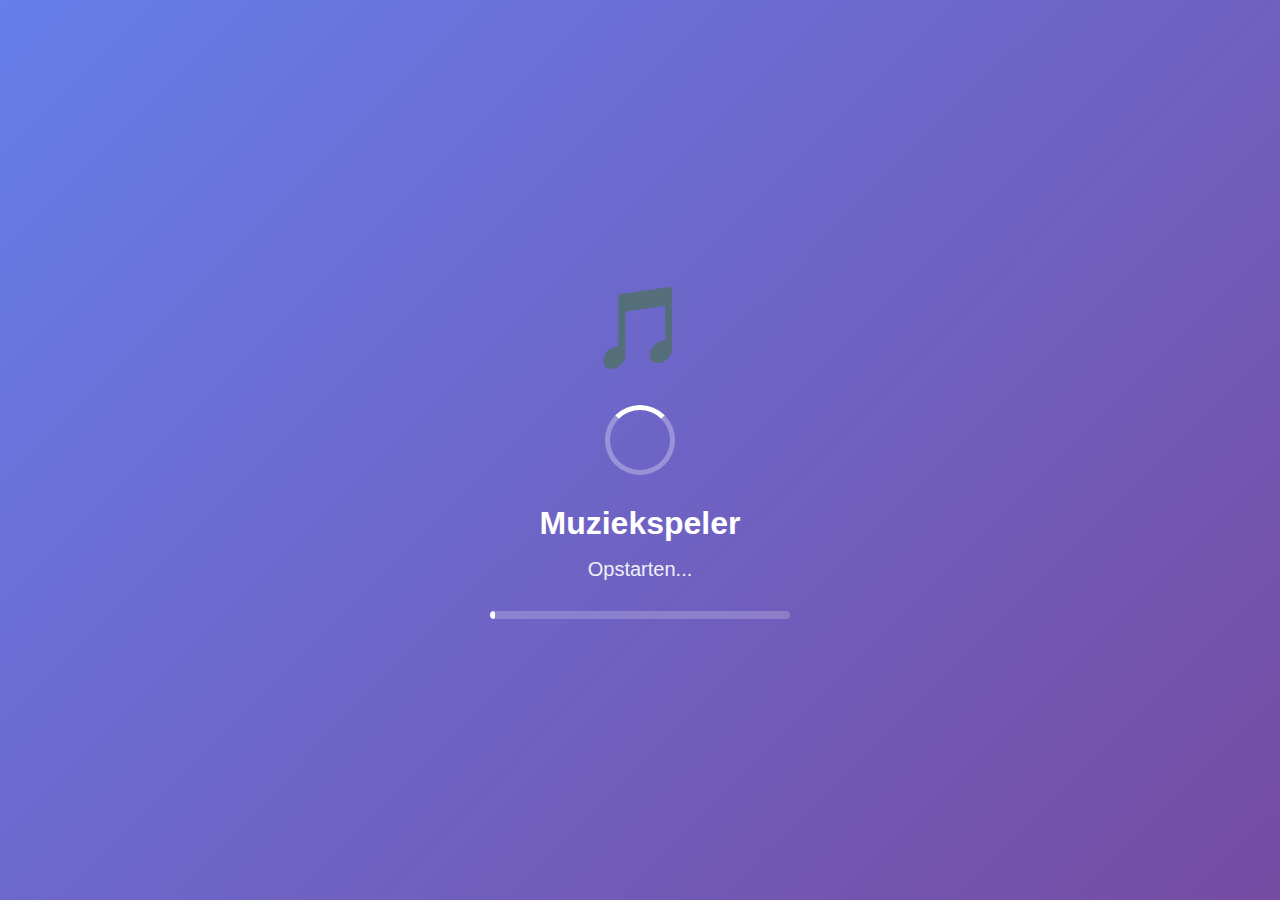
<file: static/loader.html>
<!DOCTYPE html>
<html lang="nl">
<head>
    <meta charset="UTF-8">
    <meta name="viewport" content="width=device-width, initial-scale=1.0">
    <title>Laden...</title>
    <style>
        * {
            margin: 0;
            padding: 0;
            box-sizing: border-box;
        }

        body {
            font-family: 'Segoe UI', Tahoma, Geneva, Verdana, sans-serif;
            background: linear-gradient(135deg, #667eea 0%, #764ba2 100%);
            min-height: 100vh;
            display: flex;
            flex-direction: column;
            align-items: center;
            justify-content: center;
            color: white;
        }

        .container {
            text-align: center;
            padding: 40px;
        }

        .logo {
            font-size: 80px;
            margin-bottom: 30px;
        }

        .spinner {
            width: 70px;
            height: 70px;
            border: 5px solid rgba(255, 255, 255, 0.3);
            border-top-color: white;
            border-radius: 50%;
            animation: spin 1s linear infinite;
            margin: 0 auto 30px;
        }

        @keyframes spin {
            to { transform: rotate(360deg); }
        }

        .title {
            font-size: 32px;
            font-weight: 600;
            margin-bottom: 16px;
        }

        .status {
            font-size: 20px;
            opacity: 0.9;
            margin-bottom: 30px;
        }

        .progress-container {
            width: 300px;
            height: 8px;
            background: rgba(255, 255, 255, 0.2);
            border-radius: 4px;
            overflow: hidden;
            margin: 0 auto;
        }

        .progress-bar {
            height: 100%;
            background: white;
            width: 0%;
            transition: width 0.3s ease;
            border-radius: 4px;
        }

        /* Error state */
        .error-state {
            display: none;
        }

        .error-icon {
            font-size: 72px;
            margin-bottom: 20px;
        }

        .error-message {
            font-size: 18px;
            margin-bottom: 30px;
            line-height: 1.6;
            max-width: 400px;
        }

        .retry-btn {
            background: white;
            color: #667eea;
            border: none;
            padding: 18px 50px;
            font-size: 20px;
            font-weight: 600;
            border-radius: 50px;
            cursor: pointer;
            transition: transform 0.2s, box-shadow 0.2s;
            box-shadow: 0 4px 15px rgba(0, 0, 0, 0.2);
        }

        .retry-btn:hover {
            transform: scale(1.05);
            box-shadow: 0 6px 20px rgba(0, 0, 0, 0.3);
        }

        .retry-btn:active {
            transform: scale(0.98);
        }
    </style>
</head>
<body>
    <!-- Loading State -->
    <div class="container" id="loading-state">
        <div class="logo">🎵</div>
        <div class="spinner"></div>
        <h1 class="title">Muziekspeler</h1>
        <p class="status" id="status-text">Opstarten...</p>
        <div class="progress-container">
            <div class="progress-bar" id="progress-bar"></div>
        </div>
    </div>

    <!-- Error State -->
    <div class="container error-state" id="error-state">
        <div class="error-icon">😢</div>
        <h1 class="title">Oeps!</h1>
        <p class="error-message">
            De muziekspeler kon niet worden gestart.<br>
            Probeer het opnieuw of herstart het apparaat.
        </p>
        <button class="retry-btn" onclick="startHealthCheck()">Opnieuw proberen</button>
    </div>

    <script>
        const CONFIG = {
            HEALTH_URL: 'http://127.0.0.1:5000/api/health',
            APP_URL: 'http://127.0.0.1:5000/',
            POLL_INTERVAL: 500,
            MAX_ATTEMPTS: 120  // 60 seconds (120 * 500ms)
        };

        let attempts = 0;
        let pollTimer = null;

        const statusText = document.getElementById('status-text');
        const progressBar = document.getElementById('progress-bar');
        const loadingState = document.getElementById('loading-state');
        const errorState = document.getElementById('error-state');

        function updateStatus(message) {
            statusText.textContent = message;
        }

        function updateProgress(percent) {
            progressBar.style.width = Math.min(percent, 100) + '%';
        }

        function showError() {
            if (pollTimer) {
                clearTimeout(pollTimer);
                pollTimer = null;
            }
            loadingState.style.display = 'none';
            errorState.style.display = 'block';
        }

        function showLoading() {
            loadingState.style.display = 'block';
            errorState.style.display = 'none';
        }

        async function checkHealth() {
            attempts++;
            const progress = (attempts / CONFIG.MAX_ATTEMPTS) * 100;
            updateProgress(progress);

            // Update status based on progress
            if (attempts < 10) {
                updateStatus('Opstarten...');
            } else if (attempts < 40) {
                updateStatus('Services laden...');
            } else if (attempts < 80) {
                updateStatus('Bijna klaar...');
            } else {
                updateStatus('Even geduld...');
            }

            try {
                const controller = new AbortController();
                const timeoutId = setTimeout(() => controller.abort(), 2000);

                const response = await fetch(CONFIG.HEALTH_URL, {
                    method: 'GET',
                    signal: controller.signal,
                    cache: 'no-store'
                });

                clearTimeout(timeoutId);

                if (response.ok) {
                    const data = await response.json();
                    if (data.status === 'ok') {
                        updateStatus('Gereed!');
                        updateProgress(100);
                        // Short delay for visual feedback
                        setTimeout(() => {
                            window.location.href = CONFIG.APP_URL;
                        }, 300);
                        return;
                    }
                }
            } catch (error) {
                // Network error or timeout - keep trying
                console.log(`Health check ${attempts}/${CONFIG.MAX_ATTEMPTS} failed`);
            }

            // Check max attempts
            if (attempts >= CONFIG.MAX_ATTEMPTS) {
                showError();
                return;
            }

            // Schedule next poll
            pollTimer = setTimeout(checkHealth, CONFIG.POLL_INTERVAL);
        }

        function startHealthCheck() {
            attempts = 0;
            showLoading();
            updateProgress(0);
            checkHealth();
        }

        // Start when page loads
        document.addEventListener('DOMContentLoaded', startHealthCheck);
    </script>
</body>
</html>
</file>
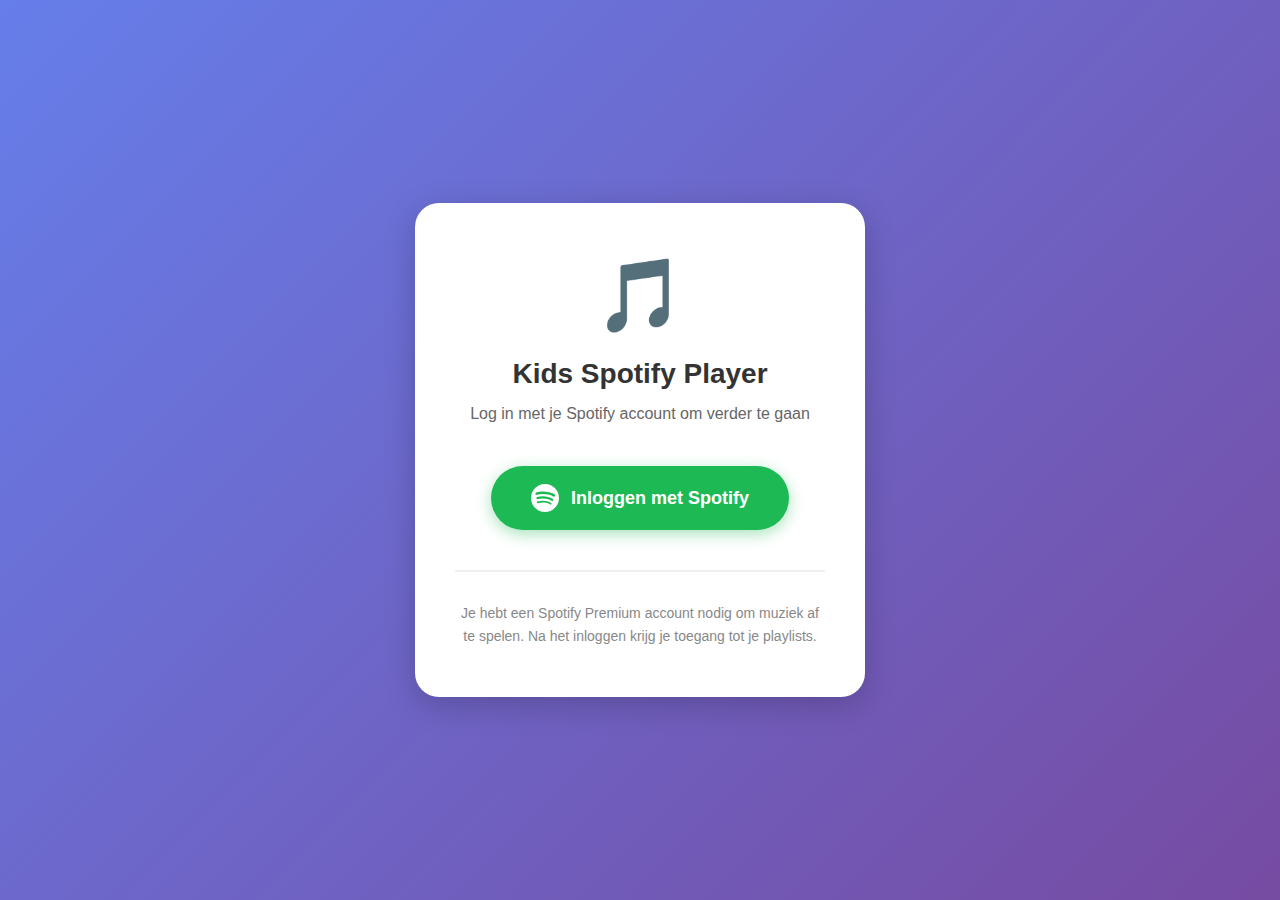
<file: templates/login_required.html>
<!DOCTYPE html>
<html lang="nl">
<head>
    <meta charset="UTF-8">
    <meta name="viewport" content="width=device-width, initial-scale=1.0">
    <title>Login - Kids Spotify Player</title>
    <style>
        * {
            margin: 0;
            padding: 0;
            box-sizing: border-box;
        }

        body {
            font-family: 'Segoe UI', Tahoma, Geneva, Verdana, sans-serif;
            background: linear-gradient(135deg, #667eea 0%, #764ba2 100%);
            min-height: 100vh;
            display: flex;
            align-items: center;
            justify-content: center;
            padding: 20px;
        }

        .login-container {
            background: white;
            border-radius: 24px;
            padding: 50px 40px;
            max-width: 450px;
            width: 100%;
            box-shadow: 0 8px 32px rgba(0, 0, 0, 0.2);
            text-align: center;
        }

        .logo {
            font-size: 72px;
            margin-bottom: 20px;
        }

        h1 {
            color: #333;
            margin-bottom: 12px;
            font-size: 28px;
        }

        .subtitle {
            color: #666;
            margin-bottom: 40px;
            font-size: 16px;
            line-height: 1.5;
        }

        .login-btn {
            background: #1DB954;
            color: white;
            border: none;
            padding: 18px 40px;
            border-radius: 50px;
            font-size: 18px;
            font-weight: bold;
            cursor: pointer;
            text-decoration: none;
            display: inline-flex;
            align-items: center;
            gap: 12px;
            transition: transform 0.2s, box-shadow 0.2s;
            box-shadow: 0 4px 15px rgba(29, 185, 84, 0.4);
        }

        .login-btn:hover {
            transform: translateY(-2px);
            box-shadow: 0 6px 20px rgba(29, 185, 84, 0.5);
        }

        .login-btn:active {
            transform: translateY(0);
        }

        .spotify-icon {
            width: 28px;
            height: 28px;
        }

        .info {
            margin-top: 40px;
            padding-top: 30px;
            border-top: 2px solid #f0f0f0;
            color: #888;
            font-size: 14px;
            line-height: 1.6;
        }

        .spinner {
            display: none;
            margin: 20px auto;
            width: 40px;
            height: 40px;
            border: 4px solid #f0f0f0;
            border-top: 4px solid #1DB954;
            border-radius: 50%;
            animation: spin 1s linear infinite;
        }

        @keyframes spin {
            0% { transform: rotate(0deg); }
            100% { transform: rotate(360deg); }
        }

        .loading .login-btn {
            display: none;
        }

        .loading .spinner {
            display: block;
        }

        .loading .loading-text {
            display: block;
        }

        .loading-text {
            display: none;
            color: #666;
            margin-top: 15px;
        }
    </style>
</head>
<body>
    <div class="login-container" id="container">
        <div class="logo">🎵</div>
        <h1>Kids Spotify Player</h1>
        <p class="subtitle">Log in met je Spotify account om verder te gaan</p>

        <a href="/login" class="login-btn" onclick="showLoading()">
            <svg class="spotify-icon" viewBox="0 0 24 24" fill="currentColor">
                <path d="M12 0C5.4 0 0 5.4 0 12s5.4 12 12 12 12-5.4 12-12S18.66 0 12 0zm5.521 17.34c-.24.359-.66.48-1.021.24-2.82-1.74-6.36-2.101-10.561-1.141-.418.122-.779-.179-.899-.539-.12-.421.18-.78.54-.9 4.56-1.021 8.52-.6 11.64 1.32.42.18.479.659.301 1.02zm1.44-3.3c-.301.42-.841.6-1.262.3-3.239-1.98-8.159-2.58-11.939-1.38-.479.12-1.02-.12-1.14-.6-.12-.48.12-1.021.6-1.141C9.6 9.9 15 10.561 18.72 12.84c.361.181.54.78.241 1.2zm.12-3.36C15.24 8.4 8.82 8.16 5.16 9.301c-.6.179-1.2-.181-1.38-.721-.18-.601.18-1.2.72-1.381 4.26-1.26 11.28-1.02 15.721 1.621.539.3.719 1.02.419 1.56-.299.421-1.02.599-1.559.3z"/>
            </svg>
            Inloggen met Spotify
        </a>

        <div class="spinner"></div>
        <p class="loading-text">Even geduld, je wordt doorgestuurd naar Spotify...</p>

        <div class="info">
            Je hebt een Spotify Premium account nodig om muziek af te spelen.
            Na het inloggen krijg je toegang tot je playlists.
        </div>
    </div>

    <script>
        function showLoading() {
            document.getElementById('container').classList.add('loading');
        }
    </script>
</body>
</html>
</file>
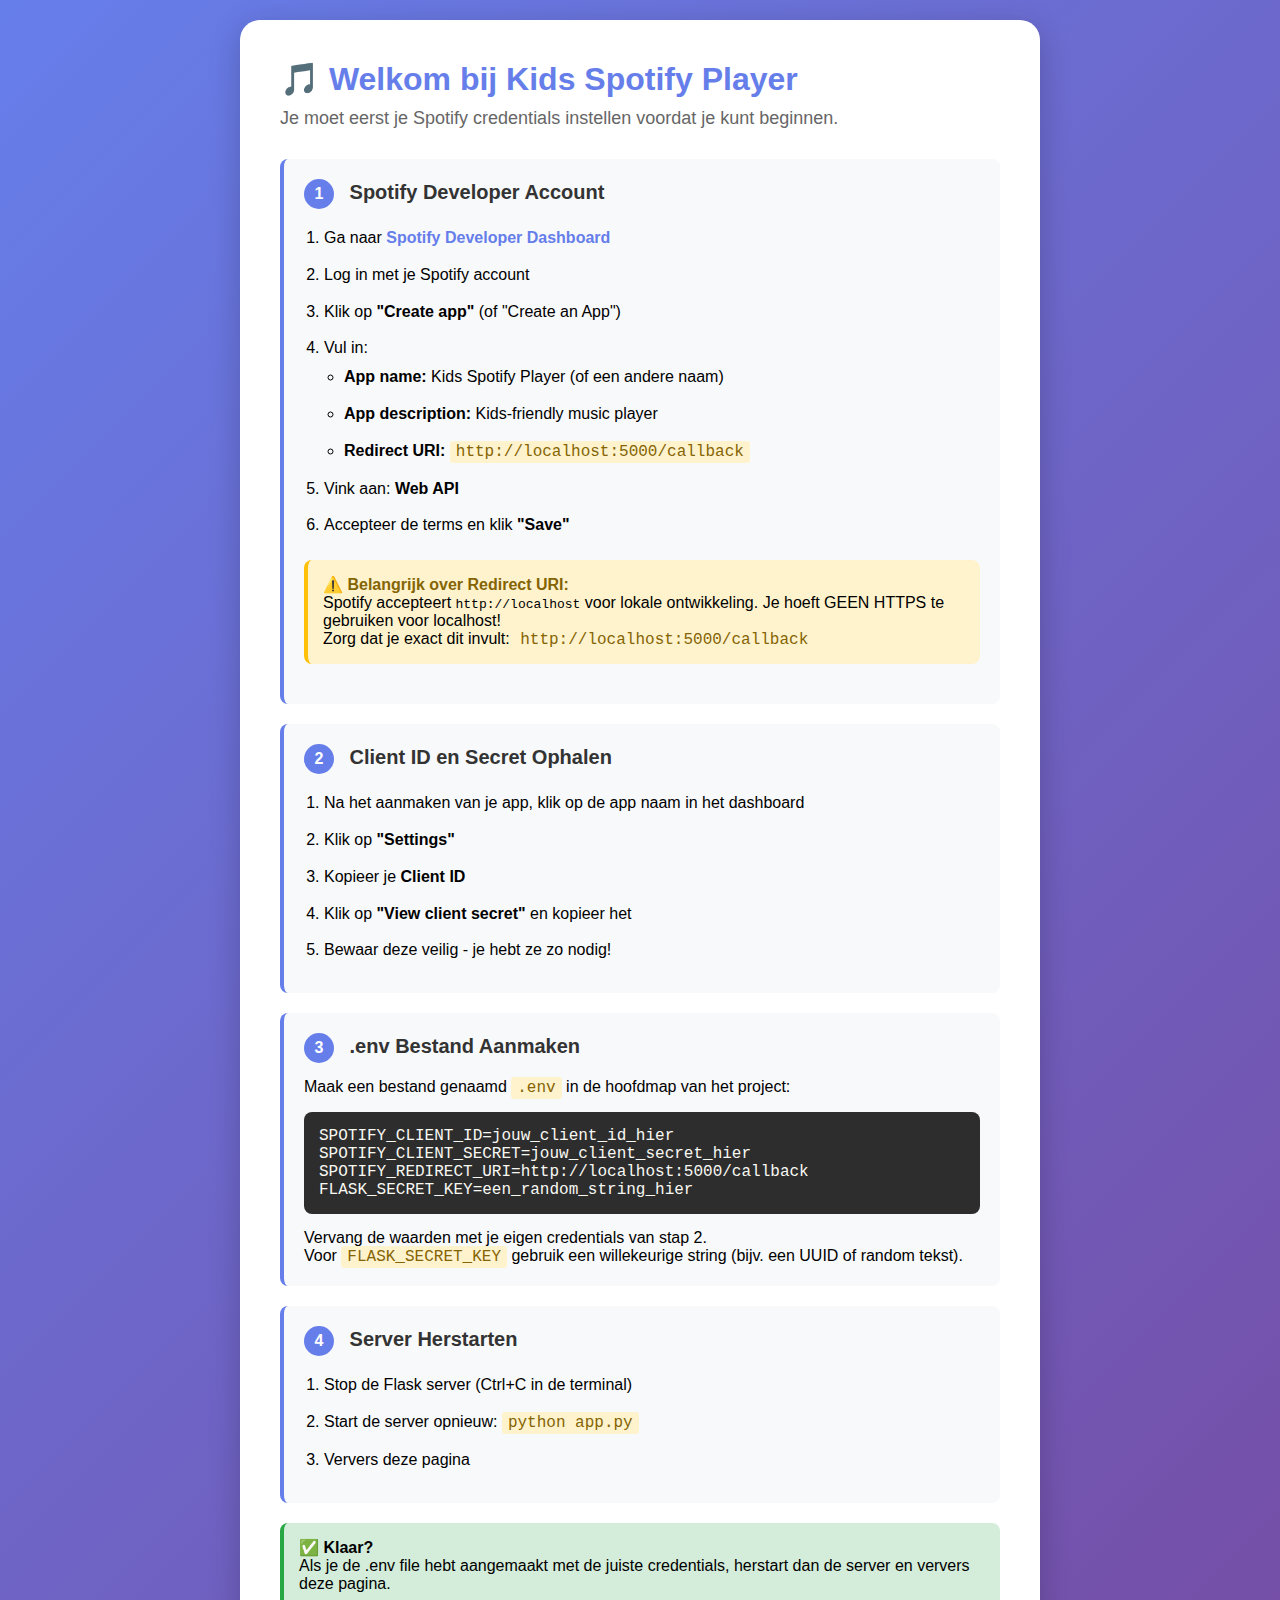
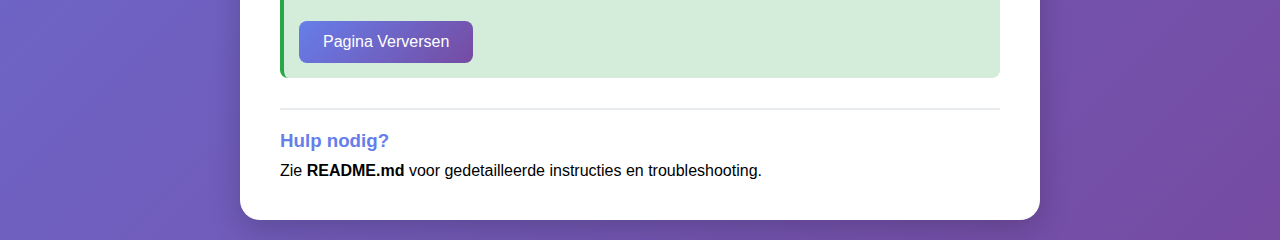
<file: templates/setup.html>
<!DOCTYPE html>
<html lang="nl">
<head>
    <meta charset="UTF-8">
    <meta name="viewport" content="width=device-width, initial-scale=1.0">
    <title>Setup - Kids Spotify Player</title>
    <style>
        * {
            margin: 0;
            padding: 0;
            box-sizing: border-box;
        }

        body {
            font-family: 'Segoe UI', Tahoma, Geneva, Verdana, sans-serif;
            background: linear-gradient(135deg, #667eea 0%, #764ba2 100%);
            min-height: 100vh;
            display: flex;
            align-items: center;
            justify-content: center;
            padding: 20px;
        }

        .setup-container {
            background: white;
            border-radius: 20px;
            padding: 40px;
            max-width: 800px;
            box-shadow: 0 8px 32px rgba(0, 0, 0, 0.2);
        }

        h1 {
            color: #667eea;
            margin-bottom: 10px;
            font-size: 32px;
        }

        .subtitle {
            color: #666;
            margin-bottom: 30px;
            font-size: 18px;
        }

        .step {
            background: #f8f9fa;
            border-left: 4px solid #667eea;
            padding: 20px;
            margin-bottom: 20px;
            border-radius: 8px;
        }

        .step h2 {
            color: #333;
            font-size: 20px;
            margin-bottom: 15px;
        }

        .step h2 .number {
            background: #667eea;
            color: white;
            width: 30px;
            height: 30px;
            border-radius: 50%;
            display: inline-flex;
            align-items: center;
            justify-content: center;
            margin-right: 10px;
            font-size: 16px;
        }

        .step ol, .step ul {
            margin-left: 20px;
            line-height: 1.8;
        }

        .step li {
            margin-bottom: 8px;
        }

        .code-block {
            background: #2d2d2d;
            color: #f8f8f2;
            padding: 15px;
            border-radius: 8px;
            margin: 15px 0;
            font-family: 'Courier New', monospace;
            overflow-x: auto;
        }

        .highlight {
            background: #fff3cd;
            padding: 2px 6px;
            border-radius: 3px;
            font-family: 'Courier New', monospace;
            color: #856404;
        }

        .warning {
            background: #fff3cd;
            border-left: 4px solid #ffc107;
            padding: 15px;
            margin: 20px 0;
            border-radius: 8px;
        }

        .warning strong {
            color: #856404;
        }

        .success {
            background: #d4edda;
            border-left: 4px solid #28a745;
            padding: 15px;
            margin: 20px 0;
            border-radius: 8px;
        }

        .btn {
            background: linear-gradient(135deg, #667eea 0%, #764ba2 100%);
            color: white;
            border: none;
            padding: 12px 24px;
            border-radius: 8px;
            font-size: 16px;
            cursor: pointer;
            text-decoration: none;
            display: inline-block;
            margin-top: 10px;
            transition: transform 0.2s;
        }

        .btn:hover {
            transform: translateY(-2px);
        }

        a {
            color: #667eea;
            text-decoration: none;
            font-weight: bold;
        }

        a:hover {
            text-decoration: underline;
        }
    </style>
</head>
<body>
    <div class="setup-container">
        <h1>🎵 Welkom bij Kids Spotify Player</h1>
        <p class="subtitle">Je moet eerst je Spotify credentials instellen voordat je kunt beginnen.</p>

        <div class="step">
            <h2><span class="number">1</span> Spotify Developer Account</h2>
            <ol>
                <li>Ga naar <a href="https://developer.spotify.com/dashboard" target="_blank">Spotify Developer Dashboard</a></li>
                <li>Log in met je Spotify account</li>
                <li>Klik op <strong>"Create app"</strong> (of "Create an App")</li>
                <li>Vul in:
                    <ul>
                        <li><strong>App name:</strong> Kids Spotify Player (of een andere naam)</li>
                        <li><strong>App description:</strong> Kids-friendly music player</li>
                        <li><strong>Redirect URI:</strong> <span class="highlight">http://localhost:5000/callback</span></li>
                    </ul>
                </li>
                <li>Vink aan: <strong>Web API</strong></li>
                <li>Accepteer de terms en klik <strong>"Save"</strong></li>
            </ol>

            <div class="warning">
                <strong>⚠️ Belangrijk over Redirect URI:</strong><br>
                Spotify accepteert <code>http://localhost</code> voor lokale ontwikkeling.
                Je hoeft GEEN HTTPS te gebruiken voor localhost!<br>
                Zorg dat je exact dit invult: <span class="highlight">http://localhost:5000/callback</span>
            </div>
        </div>

        <div class="step">
            <h2><span class="number">2</span> Client ID en Secret Ophalen</h2>
            <ol>
                <li>Na het aanmaken van je app, klik op de app naam in het dashboard</li>
                <li>Klik op <strong>"Settings"</strong></li>
                <li>Kopieer je <strong>Client ID</strong></li>
                <li>Klik op <strong>"View client secret"</strong> en kopieer het</li>
                <li>Bewaar deze veilig - je hebt ze zo nodig!</li>
            </ol>
        </div>

        <div class="step">
            <h2><span class="number">3</span> .env Bestand Aanmaken</h2>
            <p>Maak een bestand genaamd <span class="highlight">.env</span> in de hoofdmap van het project:</p>
            <div class="code-block">SPOTIFY_CLIENT_ID=jouw_client_id_hier
SPOTIFY_CLIENT_SECRET=jouw_client_secret_hier
SPOTIFY_REDIRECT_URI=http://localhost:5000/callback
FLASK_SECRET_KEY=een_random_string_hier</div>
            <p>Vervang de waarden met je eigen credentials van stap 2.</p>
            <p>Voor <span class="highlight">FLASK_SECRET_KEY</span> gebruik een willekeurige string (bijv. een UUID of random tekst).</p>
        </div>

        <div class="step">
            <h2><span class="number">4</span> Server Herstarten</h2>
            <ol>
                <li>Stop de Flask server (Ctrl+C in de terminal)</li>
                <li>Start de server opnieuw: <span class="highlight">python app.py</span></li>
                <li>Ververs deze pagina</li>
            </ol>
        </div>

        <div class="success">
            <strong>✅ Klaar?</strong><br>
            Als je de .env file hebt aangemaakt met de juiste credentials, herstart dan de server en ververs deze pagina.
            <br><br>
            <button class="btn" onclick="location.reload()">Pagina Verversen</button>
        </div>

        <div style="margin-top: 30px; padding-top: 20px; border-top: 2px solid #e9ecef;">
            <h3 style="color: #667eea; margin-bottom: 10px;">Hulp nodig?</h3>
            <p>Zie <strong>README.md</strong> voor gedetailleerde instructies en troubleshooting.</p>
        </div>
    </div>
</body>
</html>
</file>
